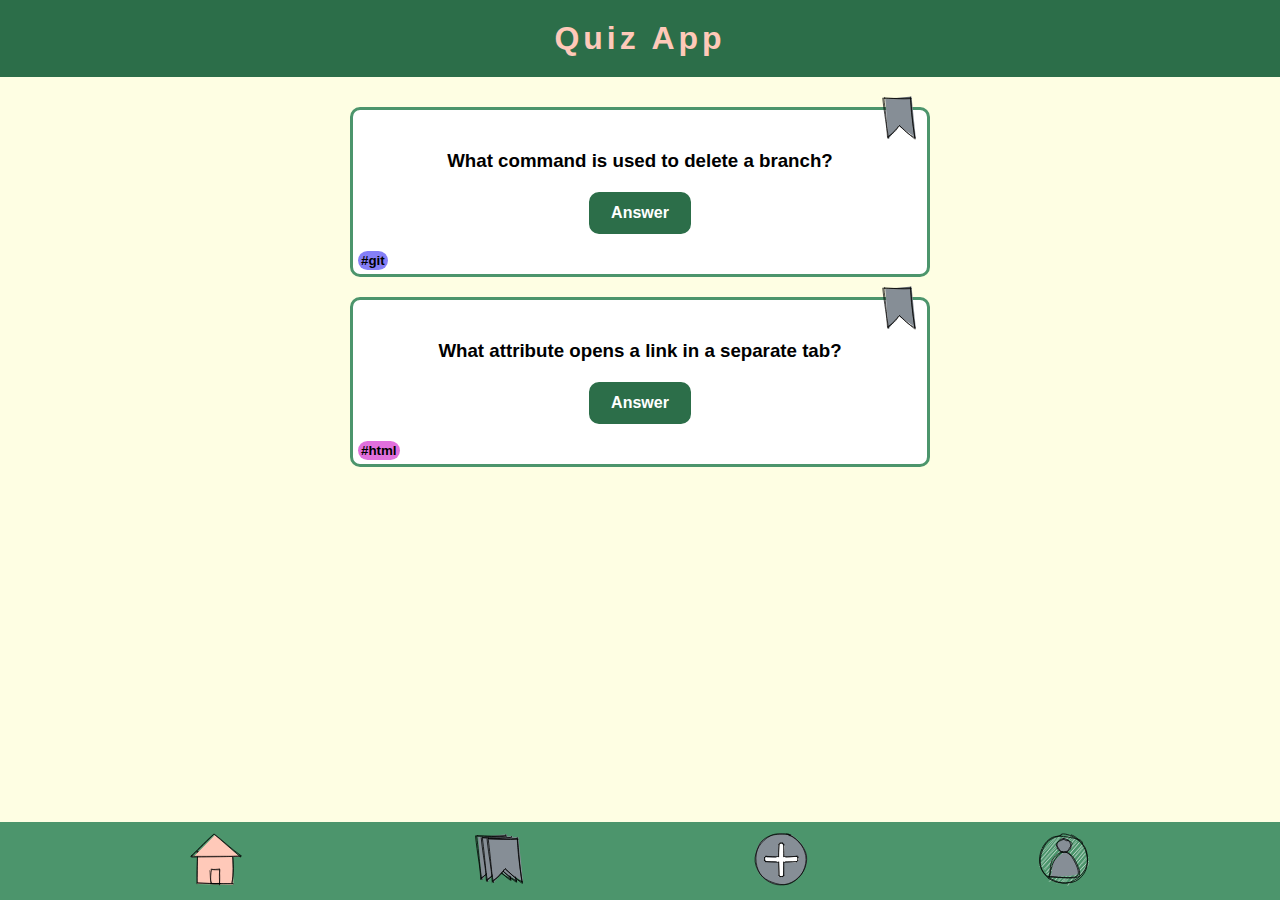
<file: project2-quiz-app/index.html>
<!DOCTYPE html>
<html lang="en">
  <head>
    <meta charset="UTF-8" />
    <meta name="viewport" content="width=device-width, initial-scale=1.0" />
    <link rel="stylesheet" href="./css/styles.css" />
    <title>Quiz App - Home</title>
  </head>

  <body>
    <header class="header">
      <h1 class="header__text">Quiz App</h1>
    </header>

    <main>
      <section class="question-card">
        <img
          class="question-card__icon"
          data-js="question-card__icon"
          src="./img/bookmark.svg"
          alt="bookmark"
        />
        <h3 class="question-card__title">
          What command is used to delete a branch?
        </h3>

        <button class="question-card__button" data-js="question-card__button">
          Answer
        </button>

        <p
          class="question-card__answer question-card__answer--hidden"
          data-js="question-card__answer"
        >
          <code> git branch -d &lt;branch name&gt; </code>
        </p>
        <div class="question-card__tags">
          <span class="question-card__tag question-card__tag--git">#git</span>
        </div>
      </section>

      <section class="question-card">
        <img
          class="question-card__icon"
          data-js="question-card__icon"
          src="./img/bookmark.svg"
          alt="bookmark"
        />
        <h3 class="question-card__title">
          What attribute opens a link in a separate tab?
        </h3>
        <button class="question-card__button" data-js="question-card__button">
          Answer
        </button>
        <p
          class="question-card__answer question-card__answer--hidden"
          data-js="question-card__answer"
        >
          <code> target=“_blank” </code>
        </p>
        <div class="question-card__tags">
          <span class="question-card__tag question-card__tag--html">#html</span>
        </div>
      </section>
    </main>

    <footer class="footer">
      <nav class="footer__nav">
        <a href="./index.html" class="footer__link footer__link--selected">
          <img
            class="footer__img footer__img--selected"
            src="./img/home-selected.svg"
            alt="home"
          />
        </a>

        <a href="./bookmarks.html" class="footer__link">
          <img class="footer__img" src="./img/bookmarks.svg" alt="bookmarks" />
        </a>

        <a href="./form.html" class="footer__link">
          <img class="footer__img" src="./img/form.svg" alt="form" />
        </a>

        <a href="./profile.html" class="footer__link">
          <img class="footer__img" src="./img/profile.svg" alt="profile" />
        </a>
      </nav>
    </footer>

    <script src="./js/index.js"></script>
  </body>
</html>
</file>
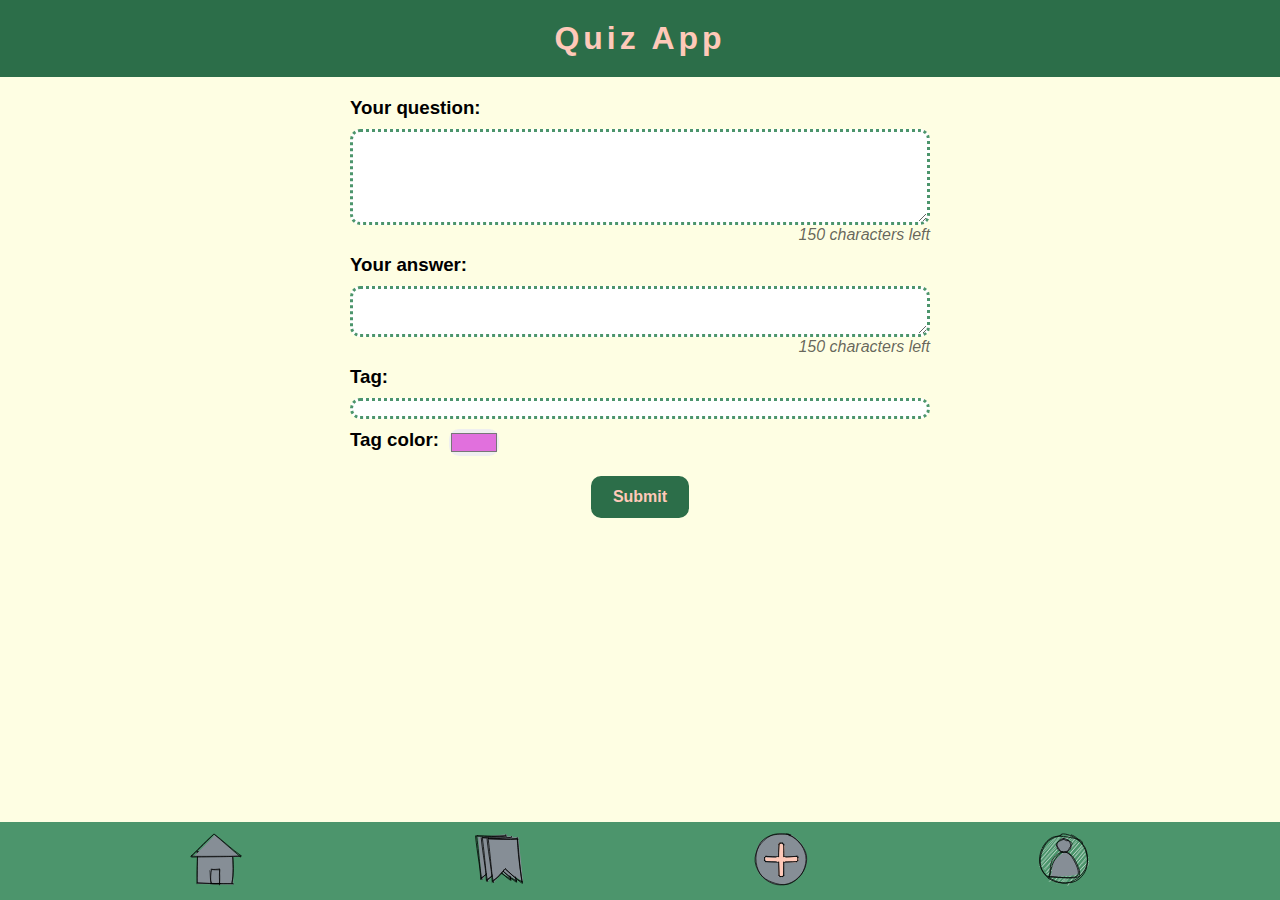
<file: project2-quiz-app/form.html>
<!DOCTYPE html>
<html lang="en">
  <head>
    <meta charset="UTF-8" />
    <meta name="viewport" content="width=device-width, initial-scale=1.0" />
    <link rel="stylesheet" href="./css/styles.css" />
    <title>Quiz App - Form</title>
  </head>

  <body>
    <header class="header">
      <h1 class="header__text">Quiz App</h1>
    </header>

    <main data-js="main">
      <div class="form-wrapper">
        <form class="form" data-js="form">
          <label for="form__question"><h3>Your question:</h3></label>
          <textarea
            name="formQuestion"
            id="form__question"
            data-js="textarea1"
            cols="30"
            rows="6"
            maxlength="150"
          ></textarea>
          <p class="text-counter-message" data-js="textCountMessage1">
            150 characters left
          </p>

          <label for="form__answer"><h3>Your answer:</h3></label>
          <textarea
            name="formAnswer"
            id="form__answer"
            cols="30"
            rows="3"
            data-js="textarea2"
            maxlength="150"
          ></textarea>
          <p class="text-counter-message" data-js="textCountMessage2">
            150 characters left
          </p>

          <label for="form__tag"><h3>Tag:</h3></label>
          <input type="text" id="form__tag" name="formTag" maxlength="50"/>

          <div class="tag-color__container">
            <label for="tag-color"><h3>Tag color:</h3></label>
            <input
              type="color"
              id="tag-color"
              name="tagColor"
              value="#E170DD"
            />
          </div>

          <div>
            <button type="submit" class="submit-button">Submit</button>
          </div>
        </form>
      </div>
    </main>

    <footer class="footer">
      <nav class="footer__nav">
        <a href="./index.html" class="footer__link">
          <img class="footer__img" src="./img/home.svg" alt="home" />
        </a>

        <a href="./bookmarks.html" class="footer__link">
          <img class="footer__img" src="./img/bookmarks.svg" alt="bookmarks" />
        </a>

        <a href="./form.html" class="footer__link footer__link--selected">
          <img
            class="footer__img footer__img--selected"
            src="./img/form-selected.svg"
            alt="form"
          />
        </a>

        <a href="./profile.html" class="footer__link">
          <img class="footer__img" src="./img/profile.svg" alt="profile" />
        </a>
      </nav>
    </footer>

    <script src="./js/form.js"></script>
  </body>
</html>
</file>
<file: project2-quiz-app/css/styles.css>
@import "./global.css";
@import "./components/card.css";
@import "./components/header.css";
@import "./components/navigation.css";
@import "./form.css"
</file>
